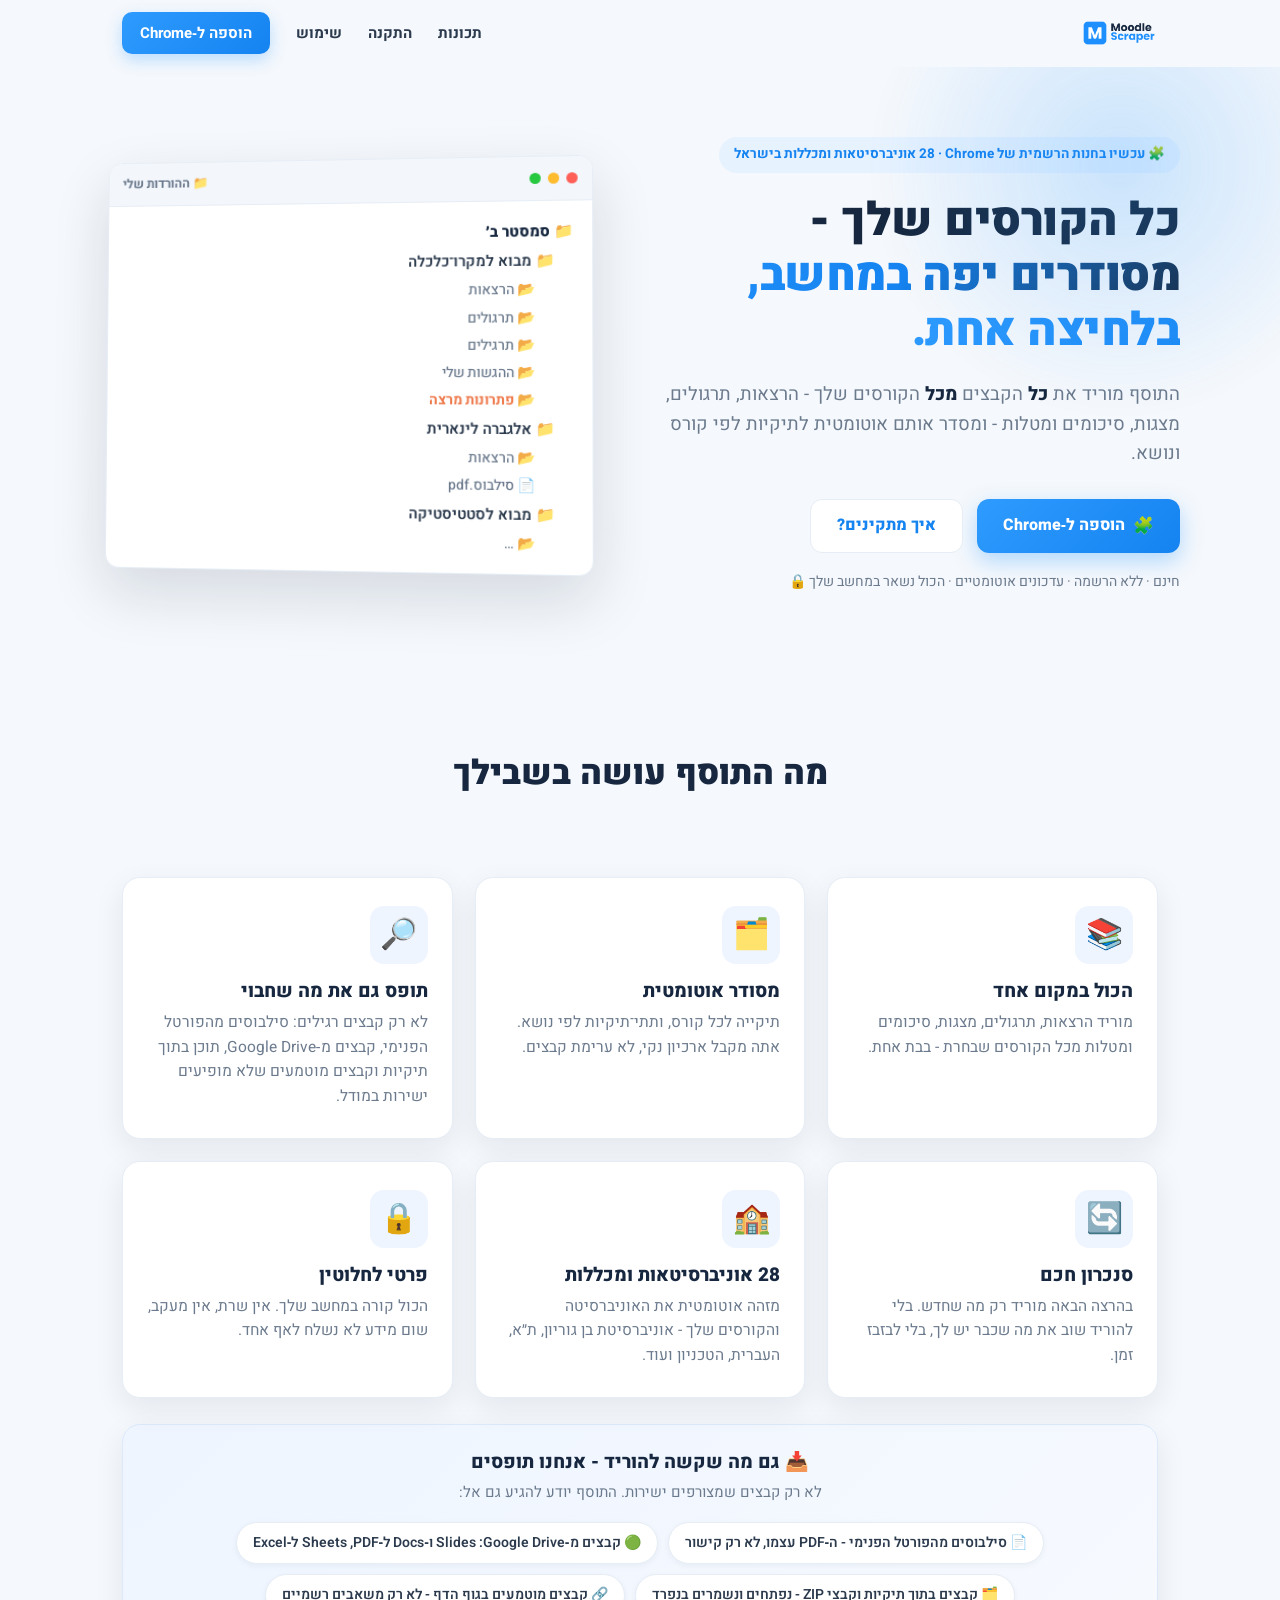
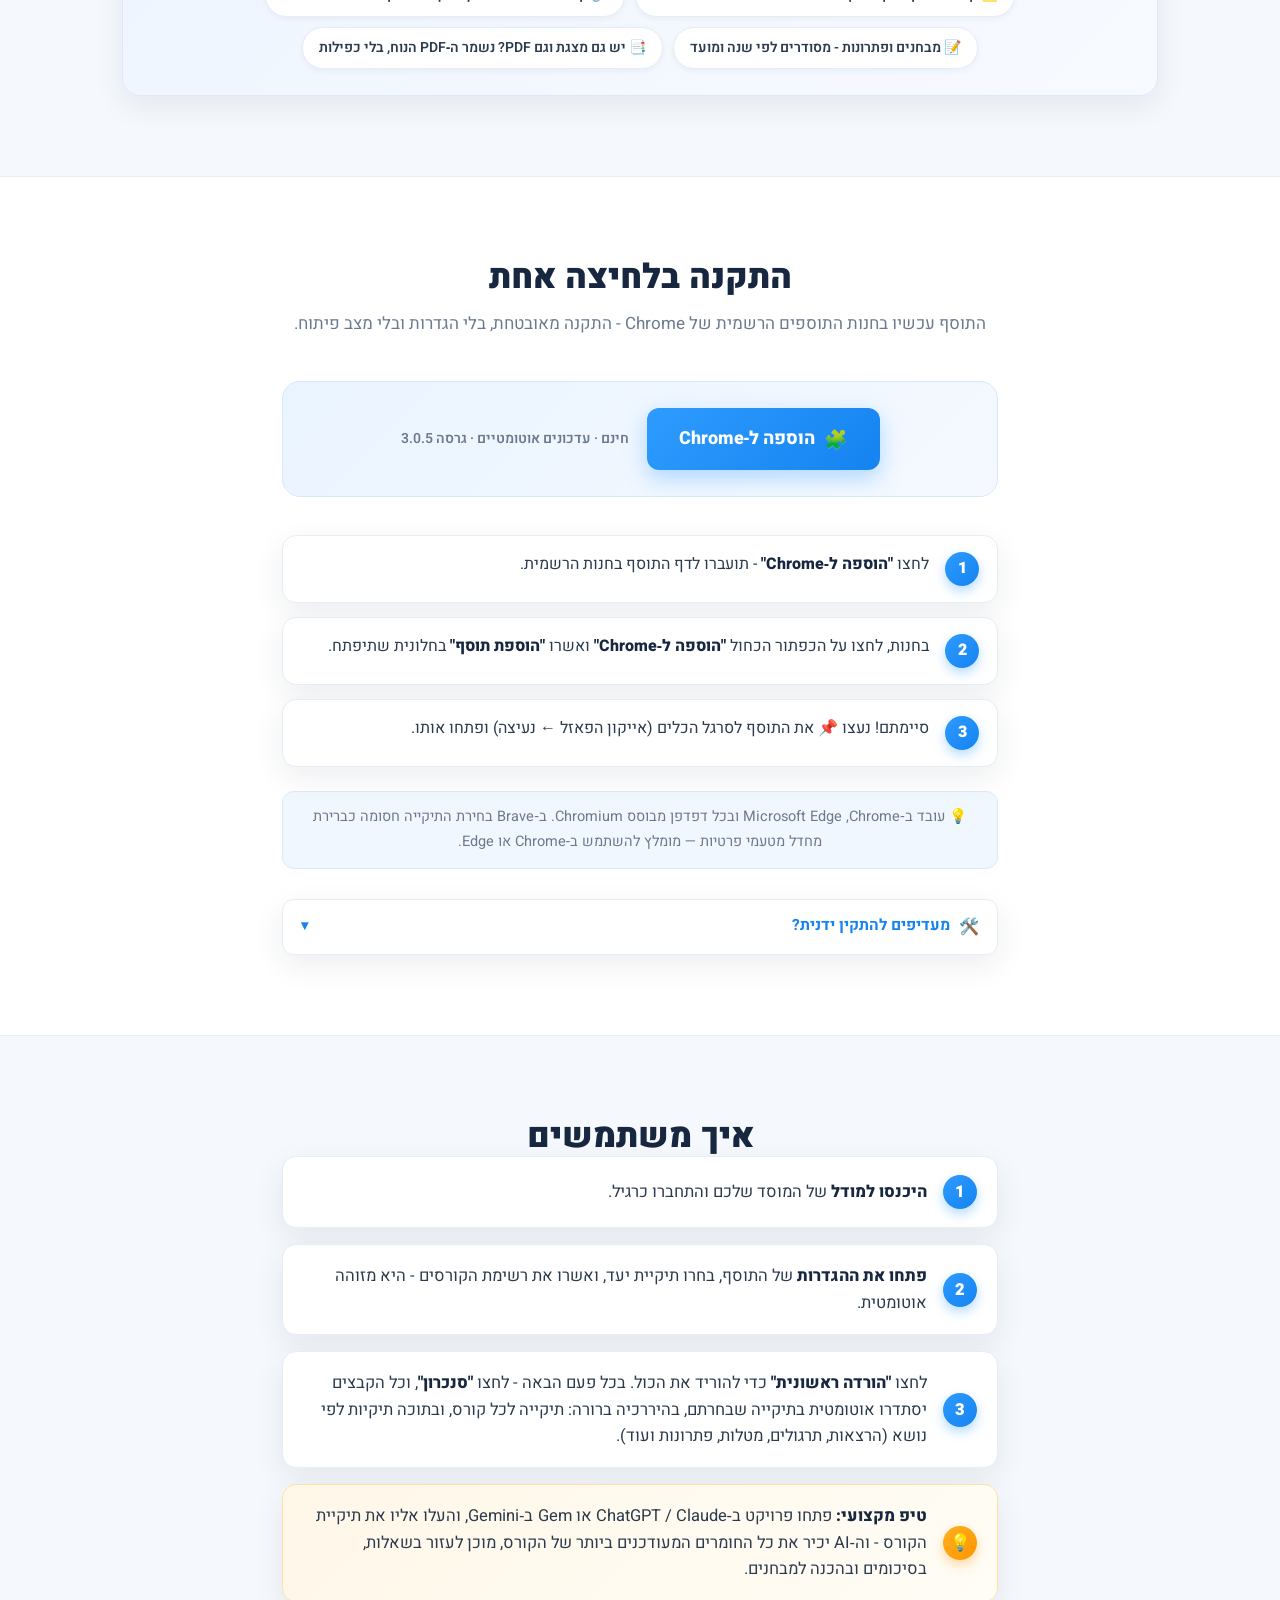
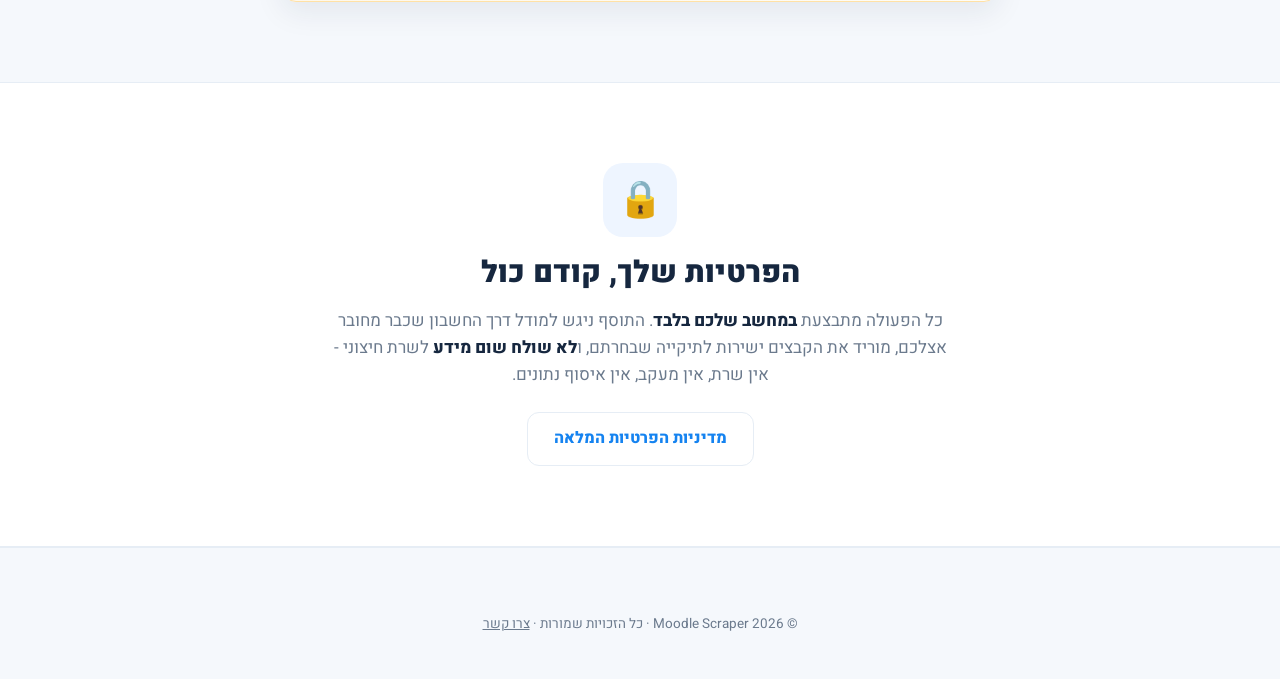
<file: landing/index.html>
<!DOCTYPE html>
<html lang="he" dir="rtl">
<head>
  <meta charset="UTF-8">
  <meta name="viewport" content="width=device-width, initial-scale=1.0">
  <title>Moodle Scraper - כל חומרי הקורסים שלך, מסודרים בלחיצה</title>
  <meta name="description" content="תוסף חינמי לכרום שמוריד ומסדר אוטומטית את כל הקבצים מכל הקורסים שלך במודל - הרצאות, תרגולים, מצגות ומטלות. עובד עם 28 אוניברסיטאות ומכללות בישראל. הכול נשאר אצלך במחשב.">
  <meta property="og:title" content="Moodle Scraper - כל חומרי הקורסים שלך, מסודרים בלחיצה">
  <meta property="og:description" content="מוריד ומסדר אוטומטית את כל הקבצים מהמודל לתיקיות במחשב. חינמי, פרטי, עובד עם 28 אוניברסיטאות ומכללות בישראל.">
  <meta property="og:image" content="assets/logo.png">
  <meta property="og:type" content="website">
  <link rel="icon" type="image/png" href="assets/favicon.png">
  <link rel="preconnect" href="https://fonts.googleapis.com">
  <link rel="preconnect" href="https://fonts.gstatic.com" crossorigin>
  <link href="https://fonts.googleapis.com/css2?family=Heebo:wght@400;500;700;800;900&family=Rubik:wght@500;700&display=swap" rel="stylesheet">
  <link rel="stylesheet" href="styles.css">
</head>
<body>

  <!-- ── Top nav ───────────────────────────── -->
  <header class="nav" id="nav">
    <div class="nav-inner">
      <img src="assets/logo.png" alt="Moodle Scraper" class="nav-logo">
      <nav class="nav-links">
        <a href="#features">תכונות</a>
        <a href="#install">התקנה</a>
        <a href="#use">שימוש</a>
        <a class="nav-cta" href="https://chromewebstore.google.com/detail/moodle-scraper-%E2%80%94-israeli/cfmajooboiejfmgadecalaijpppnocbn" target="_blank" rel="noopener">הוספה ל‑Chrome</a>
      </nav>
    </div>
  </header>

  <!-- ── Hero ──────────────────────────────── -->
  <section class="hero">
    <div class="hero-glow"></div>
    <div class="hero-grid">
      <div class="hero-text reveal">
        <span class="hero-badge">🧩 עכשיו בחנות הרשמית של <bdi>Chrome</bdi> · <bdi>28</bdi>&nbsp;אוניברסיטאות ומכללות בישראל</span>
        <h1>כל הקורסים שלך -<br><span class="grad">מסודרים יפה במחשב, בלחיצה אחת.</span></h1>
        <p class="hero-sub">
          התוסף מוריד את <strong>כל</strong> הקבצים <strong>מכל</strong> הקורסים שלך - הרצאות, תרגולים,
          מצגות, סיכומים ומטלות - ומסדר אותם אוטומטית לתיקיות לפי קורס ונושא.
        </p>
        <div class="hero-cta">
          <a class="btn btn-primary" href="https://chromewebstore.google.com/detail/moodle-scraper-%E2%80%94-israeli/cfmajooboiejfmgadecalaijpppnocbn" target="_blank" rel="noopener">
            <span class="btn-ico">🧩</span> הוספה ל‑Chrome
          </a>
          <a class="btn btn-ghost" href="#install">איך מתקינים?</a>
        </div>
        <p class="hero-fineprint">חינם · ללא הרשמה · עדכונים אוטומטיים · הכול נשאר במחשב שלך 🔒</p>
      </div>

      <!-- Folder-tree showcase -->
      <div class="hero-visual reveal">
        <div class="window">
          <div class="window-bar">
            <span class="dot red"></span><span class="dot yellow"></span><span class="dot green"></span>
            <span class="window-title">📁 ההורדות שלי</span>
          </div>
          <div class="window-body" dir="rtl">
            <div class="tree">
              <div class="t l0">📁 <b>סמסטר ב׳</b></div>
              <div class="t l1">📁 מבוא למקרו־כלכלה</div>
              <div class="t l2">📂 הרצאות</div>
              <div class="t l2">📂 תרגולים</div>
              <div class="t l2">📂 תרגילים</div>
              <div class="t l2">📂 ההגשות שלי</div>
              <div class="t l2 accent">📂 פתרונות מרצה</div>
              <div class="t l1">📁 אלגברה לינארית</div>
              <div class="t l2">📂 הרצאות</div>
              <div class="t l2">📄 סילבוס.pdf</div>
              <div class="t l1">📁 מבוא לסטטיסטיקה</div>
              <div class="t l2 dim">📂 …</div>
            </div>
          </div>
        </div>
      </div>
    </div>
  </section>

  <!-- ── Features ──────────────────────────── -->
  <section class="section" id="features">
    <div class="container">
      <h2 class="reveal">מה התוסף עושה בשבילך</h2>
      <p class="section-sub reveal">סוף לגרירת קבצים אחד-אחד מהמודל. הכול יורד ומסתדר לבד.</p>
      <div class="cards">
        <div class="card reveal"><div class="card-ico">📚</div><h3>הכול במקום אחד</h3><p>מוריד הרצאות, תרגולים, מצגות, סיכומים ומטלות מכל הקורסים שבחרת - בבת אחת.</p></div>
        <div class="card reveal"><div class="card-ico">🗂️</div><h3>מסודר אוטומטית</h3><p>תיקייה לכל קורס, ותתי־תיקיות לפי נושא. אתה מקבל ארכיון נקי, לא ערימת קבצים.</p></div>
        <div class="card reveal"><div class="card-ico">🔎</div><h3>תופס גם את מה שחבוי</h3><p>לא רק קבצים רגילים: סילבוסים מהפורטל הפנימי, קבצים מ‑Google Drive, תוכן בתוך תיקיות וקבצים מוטמעים שלא מופיעים ישירות במודל.</p></div>
        <div class="card reveal"><div class="card-ico">🔄</div><h3>סנכרון חכם</h3><p>בהרצה הבאה מוריד רק מה שחדש. בלי להוריד שוב את מה שכבר יש לך, בלי לבזבז זמן.</p></div>
        <div class="card reveal"><div class="card-ico">🏫</div><h3>28 אוניברסיטאות ומכללות</h3><p>מזהה אוטומטית את האוניברסיטה והקורסים שלך - אוניברסיטת בן גוריון, ת״א, העברית, הטכניון ועוד.</p></div>
        <div class="card reveal"><div class="card-ico">🔒</div><h3>פרטי לחלוטין</h3><p>הכול קורה במחשב שלך. אין שרת, אין מעקב, שום מידע לא נשלח לאף אחד.</p></div>
      </div>

      <div class="special reveal">
        <h3 class="special-title">📥 גם מה שקשה להוריד - אנחנו תופסים</h3>
        <p class="special-sub">לא רק קבצים שמצורפים ישירות. התוסף יודע להגיע גם אל:</p>
        <div class="chips">
          <span class="chip">📄 סילבוסים מהפורטל הפנימי - ה‑PDF עצמו, לא רק קישור</span>
          <span class="chip">🟢 קבצים מ‑<bdi>Google Drive</bdi>: <bdi>Slides</bdi> ו‑<bdi>Docs</bdi> ל‑<bdi>PDF</bdi>, <bdi>Sheets</bdi> ל‑<bdi>Excel</bdi></span>
          <span class="chip">🗂️ קבצים בתוך תיקיות וקבצי ZIP - נפתחים ונשמרים בנפרד</span>
          <span class="chip">🔗 קבצים מוטמעים בגוף הדף - לא רק משאבים רשמיים</span>
          <span class="chip">📝 מבחנים ופתרונות - מסודרים לפי שנה ומועד</span>
          <span class="chip">📑 יש גם מצגת וגם PDF? נשמר ה‑PDF הנוח, בלי כפילות</span>
        </div>
      </div>
    </div>
  </section>

  <!-- ── Install ───────────────────────────── -->
  <section class="section section-alt" id="install">
    <div class="container narrow">
      <h2 class="reveal">התקנה בלחיצה אחת</h2>
      <p class="section-sub reveal">התוסף עכשיו בחנות התוספים הרשמית של Chrome - התקנה מאובטחת, בלי הגדרות ובלי מצב פיתוח.</p>

      <div class="dl-box reveal">
        <a class="btn btn-primary btn-lg" href="https://chromewebstore.google.com/detail/moodle-scraper-%E2%80%94-israeli/cfmajooboiejfmgadecalaijpppnocbn" target="_blank" rel="noopener">
          <span class="btn-ico">🧩</span> הוספה ל‑Chrome
        </a>
        <span class="dl-meta">חינם · עדכונים אוטומטיים · גרסה 3.0.5</span>
      </div>

      <ol class="steps">
        <li class="reveal"><span class="num">1</span><div>לחצו <b>"הוספה ל‑Chrome"</b> - תועברו לדף התוסף בחנות הרשמית.</div></li>
        <li class="reveal"><span class="num">2</span><div>בחנות, לחצו על הכפתור הכחול <b>"הוספה ל‑Chrome"</b> ואשרו <b>"הוספת תוסף"</b> בחלונית שתיפתח.</div></li>
        <li class="reveal"><span class="num">3</span><div>סיימתם! נעצו 📌 את התוסף לסרגל הכלים (אייקון הפאזל ← נעיצה) ופתחו אותו.</div></li>
      </ol>

      <p class="browser-note reveal">💡 עובד ב‑<bdi>Chrome</bdi>, <bdi>Microsoft Edge</bdi> ובכל דפדפן מבוסס <bdi>Chromium</bdi>. ב‑<bdi>Brave</bdi> בחירת התיקייה חסומה כברירת מחדל מטעמי פרטיות — מומלץ להשתמש ב‑<bdi>Chrome</bdi> או <bdi>Edge</bdi>.</p>

      <details class="manual reveal">
        <summary>מעדיפים להתקין ידנית?</summary>
        <div class="manual-body">
          <p class="manual-intro">התקנה מקובץ ZIP - שימושית אם אין לכם גישה לחנות או שתרצו לבדוק את קוד המקור. דורשת הפעלת "מצב פיתוח" בכרום.</p>
          <div class="dl-box">
            <a class="btn btn-primary" href="assets/moodle-scraper.zip" download>
              <span class="btn-ico">⬇</span> הורדת קובץ ZIP
            </a>
            <span class="dl-meta">גרסה 3.0.5 · ~260KB</span>
          </div>
          <ol class="steps">
            <li><span class="num">1</span><div><b>הורידו וחלצו</b> את קובץ ה־ZIP (קליק ימני ← "חלץ הכול"). תיווצר תיקייה בשם <code>moodle-scraper</code>.</div></li>
            <li><span class="num">2</span><div>בכרום, גשו לכתובת <code>chrome://extensions</code> (העתיקו לשורת הכתובת).</div></li>
            <li><span class="num">3</span><div>הדליקו את <b>"מצב פיתוח"</b> (Developer mode) - המתג נמצא בראש העמוד, בפינה הימנית.</div></li>
            <li><span class="num">4</span><div>לחצו על הכפתור <b>"Load unpacked"</b> שמופיע בפינה השמאלית העליונה, ובחרו את תיקיית <code>moodle-scraper</code> שחילצתם.</div></li>
            <li><span class="num">5</span><div>סיימתם! נעצו 📌 את התוסף לסרגל הכלים ופתחו אותו.</div></li>
          </ol>
        </div>
      </details>
    </div>
  </section>

  <!-- ── How to use ────────────────────────── -->
  <section class="section" id="use">
    <div class="container narrow">
      <h2 class="reveal">איך משתמשים</h2>
      <div class="usebars">
        <div class="usebar reveal"><span class="num">1</span><div><b>היכנסו למודל</b> של המוסד שלכם והתחברו כרגיל.</div></div>
        <div class="usebar reveal"><span class="num">2</span><div><b>פתחו את ההגדרות</b> של התוסף, בחרו תיקיית יעד, ואשרו את רשימת הקורסים - היא מזוהה אוטומטית.</div></div>
        <div class="usebar reveal"><span class="num">3</span><div>לחצו <b>"הורדה ראשונית"</b> כדי להוריד את הכול. בכל פעם הבאה - לחצו <b>"סנכרון"</b>, וכל הקבצים יסתדרו אוטומטית בתיקייה שבחרתם, בהיררכיה ברורה: תיקייה לכל קורס, ובתוכה תיקיות לפי נושא (הרצאות, תרגולים, מטלות, פתרונות ועוד).</div></div>
        <div class="usebar usebar-tip reveal"><span class="num">💡</span><div><b>טיפ מקצועי:</b> פתחו פרויקט ב‑<bdi>Claude</bdi> / <bdi>ChatGPT</bdi> או <bdi>Gem</bdi> ב‑<bdi>Gemini</bdi>, והעלו אליו את תיקיית הקורס - וה‑<bdi>AI</bdi> יכיר את כל החומרים המעודכנים ביותר של הקורס, מוכן לעזור בשאלות, בסיכומים ובהכנה למבחנים.</div></div>
      </div>
    </div>
  </section>

  <!-- ── Privacy ───────────────────────────── -->
  <section class="section section-alt">
    <div class="container narrow privacy reveal">
      <div class="privacy-ico">🔒</div>
      <h2>הפרטיות שלך, קודם כול</h2>
      <p>
        כל הפעולה מתבצעת <strong>במחשב שלכם בלבד</strong>. התוסף ניגש למודל דרך החשבון שכבר מחובר אצלכם,
        מוריד את הקבצים ישירות לתיקייה שבחרתם, ו<strong>לא שולח שום מידע</strong> לשרת חיצוני - אין שרת, אין מעקב,
        אין איסוף נתונים.
      </p>
      <a class="btn btn-ghost" href="privacy.html">מדיניות הפרטיות המלאה</a>
    </div>
  </section>

  <!-- ── Footer ────────────────────────────── -->
  <footer class="footer">
    <div class="container">
      <p class="footer-fine">© 2026 Moodle Scraper · כל הזכויות שמורות · <a href="mailto:MoodleScraper@theangelcy.co.il">צרו קשר</a></p>
    </div>
  </footer>

  <script src="app.js"></script>
</body>
</html>
</file>
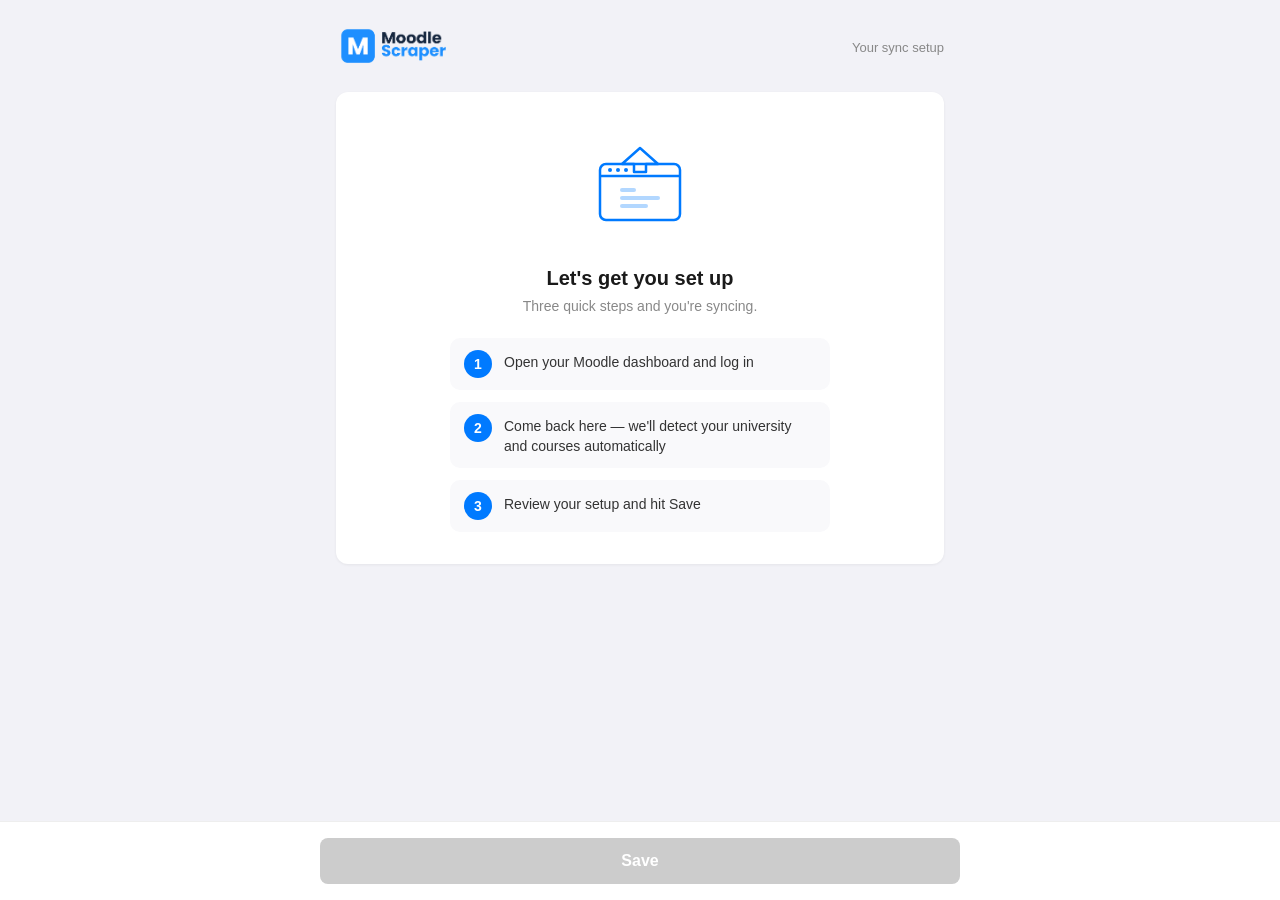
<file: bgu-moodle-sync-extension/options.html>
<!DOCTYPE html>
<html lang="en" dir="ltr">
<head>
  <meta charset="UTF-8">
  <meta name="viewport" content="width=device-width, initial-scale=1.0">
  <title>Moodle Scraper — Settings</title>
  <link rel="stylesheet" href="options.css">
</head>
<body>
  <div class="page">
    <header class="page-header">
      <img src="icons/logo.png" alt="Moodle Scraper" class="header-logo">
      <p class="subtitle">Your sync setup</p>
    </header>

    <!-- ── Toast ──────────────────────────────── -->
    <div class="toast" id="toast"></div>

    <!-- ── Onboarding (first-time only) ──────── -->
    <section class="card onboarding" id="onboarding" style="display:none;">
      <div class="onboarding-illustration">
        <svg width="120" height="120" viewBox="0 0 120 120" fill="none" xmlns="http://www.w3.org/2000/svg">
          <rect x="20" y="40" width="80" height="56" rx="6" stroke="#007aff" stroke-width="2.5" fill="none"/>
          <path d="M20 52h80" stroke="#007aff" stroke-width="2.5"/>
          <circle cx="30" cy="46" r="2" fill="#007aff"/>
          <circle cx="38" cy="46" r="2" fill="#007aff"/>
          <circle cx="46" cy="46" r="2" fill="#007aff"/>
          <path d="M60 24l-18 16h12v8h12v-8h12L60 24z" stroke="#007aff" stroke-width="2.5" fill="none" stroke-linejoin="round"/>
          <rect x="40" y="64" width="16" height="4" rx="2" fill="#007aff" opacity="0.3"/>
          <rect x="40" y="72" width="40" height="4" rx="2" fill="#007aff" opacity="0.3"/>
          <rect x="40" y="80" width="28" height="4" rx="2" fill="#007aff" opacity="0.3"/>
        </svg>
      </div>
      <h2>Let's get you set up</h2>
      <p>Three quick steps and you're syncing.</p>
      <div class="onboarding-steps">
        <div class="onboarding-step">
          <span class="step-number">1</span>
          <span class="step-text">Open your Moodle dashboard and log in</span>
        </div>
        <div class="onboarding-step">
          <span class="step-number">2</span>
          <span class="step-text">Come back here — we'll detect your university and courses automatically</span>
        </div>
        <div class="onboarding-step">
          <span class="step-number">3</span>
          <span class="step-text">Review your setup and hit Save</span>
        </div>
      </div>
    </section>

    <!-- ── University Card ────────────────────── -->
    <section class="card" id="universityCard" style="display:none;">
      <div class="card-title-row">
        <h2>University</h2>
        <span class="locked-display" id="uniLocked"></span>
        <button class="btn-edit" id="btnEditUni" type="button">Edit</button>
      </div>

      <!-- Edit state -->
      <div class="edit-fields" id="uniEditFields">
        <label for="universityPreset">University</label>
        <select id="universityPreset">
          <option value="">— Select —</option>
        </select>

        <label for="baseUrl">Moodle URL</label>
        <input type="url" id="baseUrl" placeholder="https://moodle.example.ac.il" dir="ltr">
        <p class="hint">Your university's Moodle address</p>

        <label for="basePath">Path prefix</label>
        <input type="text" id="basePath" placeholder="e.g. /moodle/ or /" dir="ltr">
        <p class="hint">Usually "/" — BGU uses "/moodle/", HUJI uses "/2025-26/"</p>

        <label for="universityName">Display name</label>
        <input type="text" id="universityName" placeholder="e.g. Ben-Gurion University">
      </div>
    </section>

    <!-- ── Semester Card ──────────────────────── -->
    <section class="card" id="semesterCard" style="display:none;">
      <div class="card-title-row">
        <h2>Semester</h2>
        <span class="locked-display" id="semLocked" dir="rtl"></span>
        <button class="btn-edit" id="btnEditSemester" type="button">Edit</button>
      </div>

      <!-- Edit state -->
      <div class="edit-fields" id="semEditFields">
        <label for="semesterCheck">Semester identifier</label>
        <input type="text" id="semesterCheck" placeholder="e.g. סמ 2" dir="rtl">
        <p class="hint">The text in Moodle course titles for this semester</p>

        <label for="rootPath">Semester folder name</label>
        <input type="text" id="rootPath" placeholder="e.g. סמסטר ב׳" dir="rtl">
        <p class="hint">Subfolder created inside your download folder</p>
      </div>
    </section>

    <!-- ── Download Folder Card ───────────────── -->
    <section class="card" id="folderCard" style="display:none;">
      <h2>Download folder</h2>
      <p class="hint" style="margin-bottom:12px;">Where your course files are saved. Picked once, remembered forever.</p>

      <div class="folder-picker-row">
        <button id="btnPickFolder" class="btn btn-outline" type="button">Choose Folder</button>
        <span id="folderStatus" class="folder-status">No folder selected</span>
      </div>
      <p class="hint" id="folderHint" style="display:none;">The semester subfolder will be created inside this folder automatically.</p>
    </section>

    <!-- ── Courses Card ───────────────────────── -->
    <section class="card" id="coursesCard" style="display:none;">
      <h2>Courses</h2>
      <p class="hint" style="margin-bottom:12px;">Your synced courses. Toggle off to skip without removing.</p>

      <div id="courseList"></div>

      <div class="course-actions">
        <button id="btnAddCourse" class="btn btn-outline" type="button">+ Add Course</button>
        <button id="btnApplyDetected" class="btn btn-outline" type="button">Apply auto-detected</button>
        <button id="btnRemoveAll" class="btn btn-outline-danger" type="button">Remove All</button>
      </div>
    </section>

    <!-- ── Inactive Courses Card ──────────────── -->
    <section class="card" id="inactiveCoursesCard" style="display:none;">
      <h2>Inactive courses</h2>
      <p class="hint" style="margin-bottom:12px;">Hidden or past courses from Moodle. Add ones you still want to sync — the ID dropdown suggests only hidden courses.</p>

      <div id="inactiveCourseList"></div>

      <div class="course-actions">
        <button id="btnAddInactiveCourse" class="btn btn-outline" type="button">+ Add Course</button>
        <button id="btnRemoveAllInactive" class="btn btn-outline-danger" type="button">Remove All</button>
      </div>
    </section>

    <!-- ── Advanced Card ──────────────────────── -->
    <details class="card" id="advancedCard" style="display:none;">
      <summary><h2 style="display:inline;">Fine-tuning</h2></summary>

      <div class="advanced-grid">
        <label for="mergeThreshold">Merge threshold</label>
        <input type="number" id="mergeThreshold" min="2" max="20" value="2" dir="ltr">

        <label for="delayBetweenFetches">Fetch delay (ms)</label>
        <input type="number" id="delayBetweenFetches" min="50" max="2000" value="200" dir="ltr">

        <label for="batchPause">Batch pause (ms)</label>
        <input type="number" id="batchPause" min="100" max="5000" value="500" dir="ltr">

        <label for="silentSkipTypes">Skip types</label>
        <input type="text" id="silentSkipTypes" placeholder="label, page, zoom, lti, forum, choicegroup" dir="ltr">
        <p class="hint">Module types to ignore during sync</p>
      </div>
    </details>

    <!-- ── Save Bar ───────────────────────────── -->
    <div class="save-bar">
      <button id="btnSave" class="btn btn-large clean" type="button">Save</button>
    </div>
  </div>

  <script src="options.js"></script>
</body>
</html>
</file>
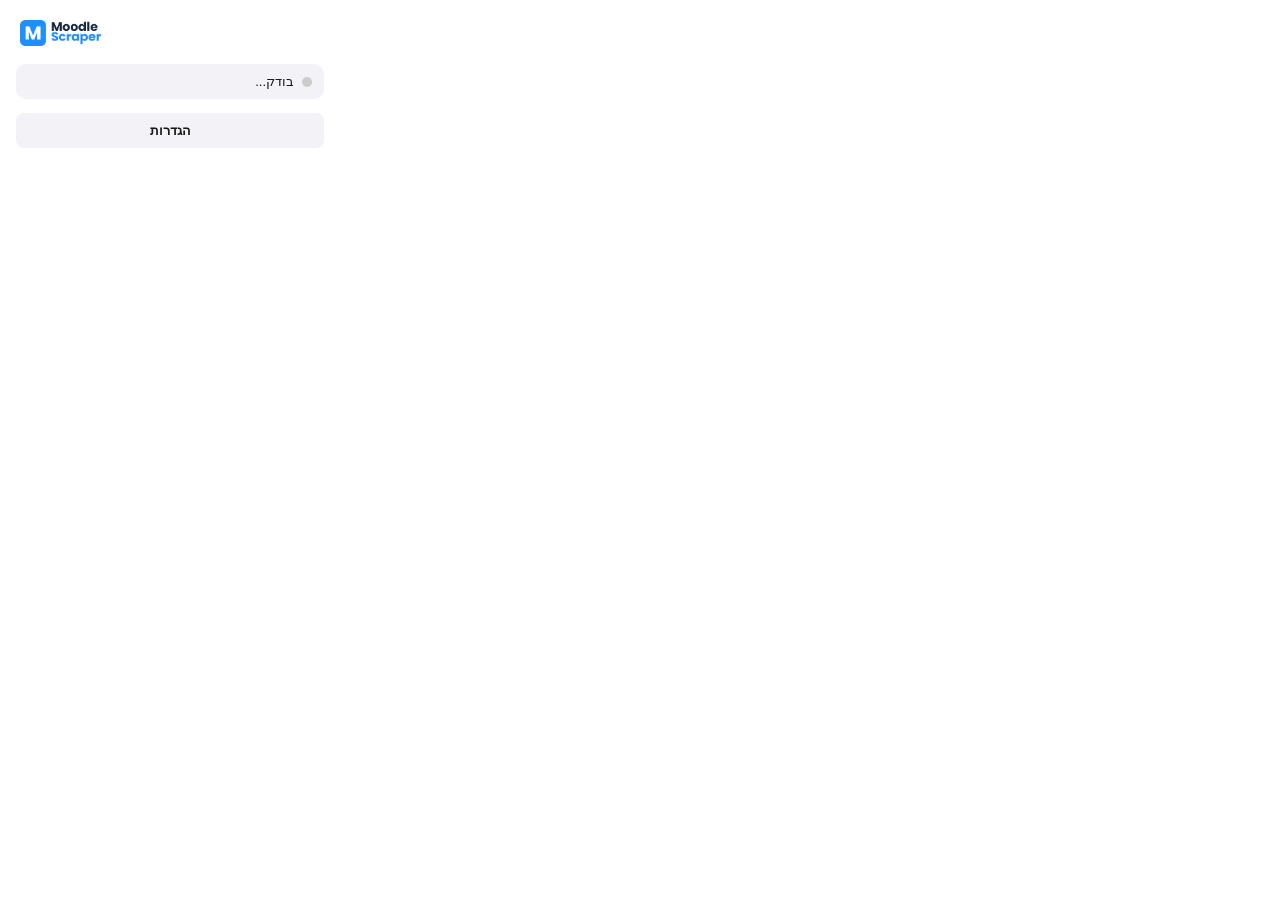
<file: bgu-moodle-sync-extension/popup.html>
<!DOCTYPE html>
<html lang="en" dir="ltr">
<head>
  <meta charset="UTF-8">
  <meta name="viewport" content="width=device-width, initial-scale=1.0">
  <title>Moodle Scraper</title>
  <link rel="stylesheet" href="popup.css">
</head>
<body>
  <div class="popup-container">
    <div class="header">
      <img src="icons/logo.png" alt="Moodle Scraper" class="logo">
      <span class="version" id="version"></span>
    </div>

    <div class="status-bar" id="statusBar">
      <span class="status-dot" id="statusDot"></span>
      <span class="status-text" id="statusText">בודק...</span>
    </div>

    <div class="config-summary" id="configSummary" style="display:none;">
      <div class="config-row">
        <span class="config-label">University</span>
        <span class="config-value" id="configUniversity">—</span>
      </div>
      <div class="config-row">
        <span class="config-label">Semester</span>
        <span class="config-value" id="configSemester">—</span>
      </div>
      <div class="config-row">
        <span class="config-label">Folder</span>
        <span class="config-value folder-value" id="configFolder">
          <span id="folderName">—</span>
          <button id="btnChangeFolder" class="btn-link" title="Change folder">שינוי
        </span>
      </div>
      <div class="config-section">
        <span class="config-label">Courses</span>
        <ul class="course-list" id="courseList"></ul>
      </div>
    </div>

    <div class="detected-banner" id="detectedBanner" style="display:none; cursor:pointer;" title="הוספת הקורסים שזוהו">
      <span id="detectedText"></span>
      <span class="detected-action">לחצו כאן להוספה</span>
    </div>

    <div class="no-config-msg" id="noConfigMsg" style="display:none;">
      <p>עדיין לא הוגדרו קורסים.<br>פתחו את ההגדרות כדי להתחיל.</p>
    </div>

    <div class="sync-buttons" id="syncButtons" style="display:none;">
      <button id="btnSeed" class="btn btn-seed" disabled>
        הורדה ראשונית
      </button>
      <button id="btnIncremental" class="btn btn-incremental" disabled>
        סנכרון
      </button>
    </div>

    <div class="actions">
      <button id="btnOptions" class="btn btn-secondary">
        הגדרות
      </button>
    </div>
  </div>

  <script src="popup.js"></script>
</body>
</html>
</file>
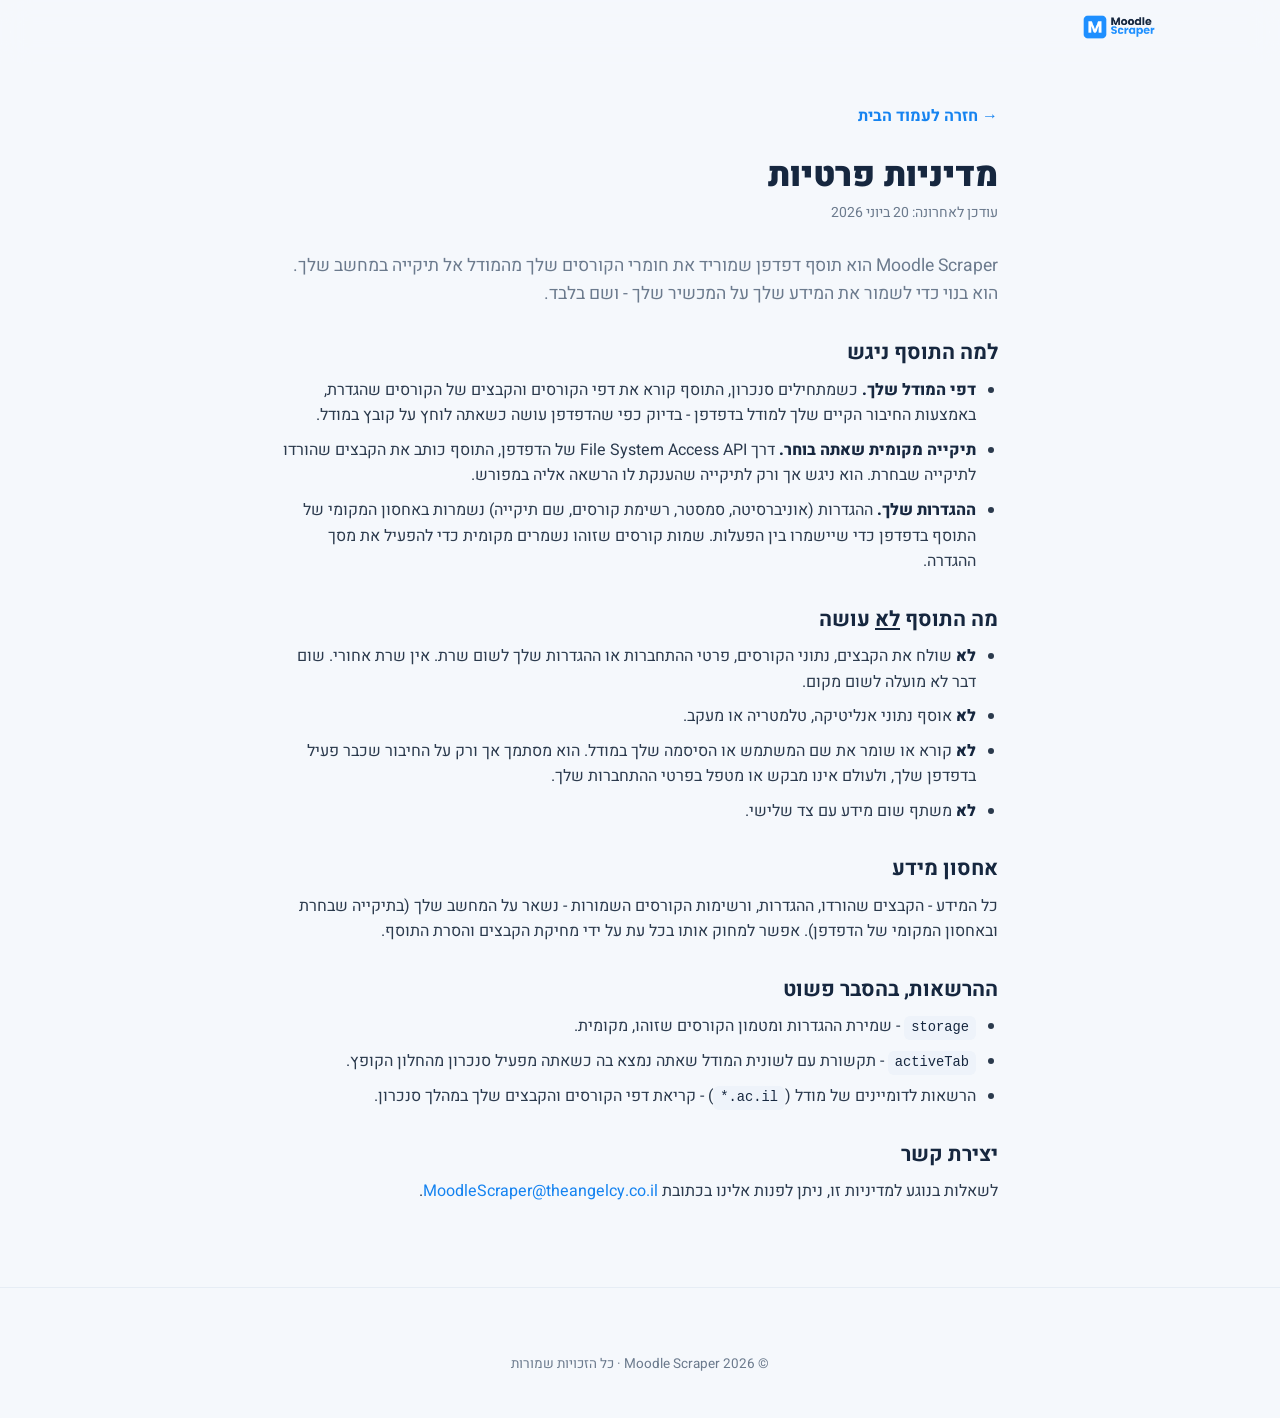
<file: landing/privacy.html>
<!DOCTYPE html>
<html lang="he" dir="rtl">
<head>
  <meta charset="UTF-8">
  <meta name="viewport" content="width=device-width, initial-scale=1.0">
  <title>מדיניות פרטיות - Moodle Scraper</title>
  <link rel="icon" type="image/png" href="assets/favicon.png">
  <link rel="preconnect" href="https://fonts.googleapis.com">
  <link rel="preconnect" href="https://fonts.gstatic.com" crossorigin>
  <link href="https://fonts.googleapis.com/css2?family=Heebo:wght@400;500;700;800;900&display=swap" rel="stylesheet">
  <link rel="stylesheet" href="styles.css">
  <style>
    .doc { max-width: 760px; margin: 0 auto; padding: 40px 22px 70px; }
    .doc-back { display: inline-flex; align-items: center; gap: 6px; font-weight: 700; margin-bottom: 26px; }
    .doc h1 { font-size: 34px; font-weight: 900; margin-bottom: 6px; }
    .doc .updated { color: var(--muted); font-size: 14px; margin-bottom: 28px; }
    .doc h2 { font-size: 21px; margin: 32px 0 12px; }
    .doc p { color: var(--ink); margin-bottom: 12px; }
    .doc ul { padding-inline-start: 22px; margin-bottom: 12px; }
    .doc li { margin-bottom: 9px; color: var(--ink); }
    .doc .lead { font-size: 17.5px; color: var(--muted); }
  </style>
</head>
<body>
  <header class="nav"><div class="nav-inner">
    <a href="index.html"><img src="assets/logo.png" alt="Moodle Scraper" class="nav-logo"></a>
  </div></header>

  <main class="doc">
    <a class="doc-back" href="index.html">→ חזרה לעמוד הבית</a>
    <h1>מדיניות פרטיות</h1>
    <p class="updated">עודכן לאחרונה: 20 ביוני 2026</p>

    <p class="lead">
      Moodle Scraper הוא תוסף דפדפן שמוריד את חומרי הקורסים שלך מהמודל אל תיקייה
      במחשב שלך. הוא בנוי כדי לשמור את המידע שלך על המכשיר שלך - ושם בלבד.
    </p>

    <h2>למה התוסף ניגש</h2>
    <ul>
      <li><b>דפי המודל שלך.</b> כשמתחילים סנכרון, התוסף קורא את דפי הקורסים והקבצים של הקורסים שהגדרת, באמצעות החיבור הקיים שלך למודל בדפדפן - בדיוק כפי שהדפדפן עושה כשאתה לוחץ על קובץ במודל.</li>
      <li><b>תיקייה מקומית שאתה בוחר.</b> דרך File System Access API של הדפדפן, התוסף כותב את הקבצים שהורדו לתיקייה שבחרת. הוא ניגש אך ורק לתיקייה שהענקת לו הרשאה אליה במפורש.</li>
      <li><b>ההגדרות שלך.</b> ההגדרות (אוניברסיטה, סמסטר, רשימת קורסים, שם תיקייה) נשמרות באחסון המקומי של התוסף בדפדפן כדי שיישמרו בין הפעלות. שמות קורסים שזוהו נשמרים מקומית כדי להפעיל את מסך ההגדרה.</li>
    </ul>

    <h2>מה התוסף <u>לא</u> עושה</h2>
    <ul>
      <li><b>לא</b> שולח את הקבצים, נתוני הקורסים, פרטי ההתחברות או ההגדרות שלך לשום שרת. אין שרת אחורי. שום דבר לא מועלה לשום מקום.</li>
      <li><b>לא</b> אוסף נתוני אנליטיקה, טלמטריה או מעקב.</li>
      <li><b>לא</b> קורא או שומר את שם המשתמש או הסיסמה שלך במודל. הוא מסתמך אך ורק על החיבור שכבר פעיל בדפדפן שלך, ולעולם אינו מבקש או מטפל בפרטי ההתחברות שלך.</li>
      <li><b>לא</b> משתף שום מידע עם צד שלישי.</li>
    </ul>

    <h2>אחסון מידע</h2>
    <p>
      כל המידע - הקבצים שהורדו, ההגדרות, ורשימות הקורסים השמורות - נשאר על המחשב שלך
      (בתיקייה שבחרת ובאחסון המקומי של הדפדפן). אפשר למחוק אותו בכל עת על ידי מחיקת
      הקבצים והסרת התוסף.
    </p>

    <h2>ההרשאות, בהסבר פשוט</h2>
    <ul>
      <li><code>storage</code> - שמירת ההגדרות ומטמון הקורסים שזוהו, מקומית.</li>
      <li><code>activeTab</code> - תקשורת עם לשונית המודל שאתה נמצא בה כשאתה מפעיל סנכרון מהחלון הקופץ.</li>
      <li>הרשאות לדומיינים של מודל (<code>*.ac.il</code>) - קריאת דפי הקורסים והקבצים שלך במהלך סנכרון.</li>
    </ul>

    <h2>יצירת קשר</h2>
    <p>לשאלות בנוגע למדיניות זו, ניתן לפנות אלינו בכתובת <a href="mailto:MoodleScraper@theangelcy.co.il">MoodleScraper@theangelcy.co.il</a>.</p>
  </main>

  <footer class="footer"><div class="container">
    <p class="footer-fine">© 2026 Moodle Scraper · כל הזכויות שמורות</p>
  </div></footer>
</body>
</html>
</file>
<file: landing/styles.css>
/* ───────────────────────────────────────────
   Moodle Scraper — landing page
   Hebrew RTL · brand: vivid blue / navy / orange accent
   ─────────────────────────────────────────── */

:root {
  --blue:      #2E9BFF;
  --blue-deep: #1583F0;
  --navy:      #16273F;
  --orange:    #EE7B4E;
  --ink:       #2b3a4d;
  --muted:     #6b7a8d;
  --bg:        #f5f8fc;
  --bg-alt:    #ffffff;
  --line:      #e6edf5;
  --card:      #ffffff;
  --shadow:    0 10px 30px rgba(22,39,63,0.08);
  --shadow-lg: 0 24px 60px rgba(22,39,63,0.14);
  --radius:    18px;
}

* { box-sizing: border-box; margin: 0; padding: 0; }

html { scroll-behavior: smooth; }

body {
  font-family: 'Heebo', -apple-system, BlinkMacSystemFont, 'Segoe UI', sans-serif;
  color: var(--ink);
  background: var(--bg);
  line-height: 1.6;
  -webkit-font-smoothing: antialiased;
  overflow-x: hidden;
}

h1, h2, h3 { color: var(--navy); line-height: 1.2; }
a { color: var(--blue-deep); text-decoration: none; }
code {
  font-family: 'SF Mono', 'Menlo', monospace;
  background: #eef3fa;
  color: var(--navy);
  padding: 1px 7px;
  border-radius: 6px;
  font-size: 0.86em;
  direction: ltr;
  unicode-bidi: embed;
  display: inline-block;
}
strong, b { font-weight: 800; color: var(--navy); }

.container { max-width: 1080px; margin: 0 auto; padding: 0 22px; }
.container.narrow { max-width: 760px; }

/* ── Buttons ───────────────────────────── */
.btn {
  display: inline-flex;
  align-items: center;
  gap: 8px;
  font-family: inherit;
  font-weight: 800;
  font-size: 16px;
  padding: 13px 26px;
  border-radius: 12px;
  cursor: pointer;
  border: none;
  transition: transform .18s ease, box-shadow .18s ease, background .18s ease;
  white-space: nowrap;
}
.btn-ico { font-size: 1.05em; transform: translateY(1px); }
.btn-primary {
  background: linear-gradient(135deg, var(--blue), var(--blue-deep));
  color: #fff;
  box-shadow: 0 8px 22px rgba(46,155,255,0.35);
}
.btn-primary:hover { transform: translateY(-2px); box-shadow: 0 14px 30px rgba(46,155,255,0.45); }
.btn-ghost {
  background: #fff;
  color: var(--blue-deep);
  border: 1.5px solid var(--line);
}
.btn-ghost:hover { transform: translateY(-2px); border-color: var(--blue); }
.btn-lg { font-size: 18px; padding: 16px 32px; }

/* ── Nav ───────────────────────────────── */
.nav {
  position: sticky;
  top: 0;
  z-index: 50;
  background: rgba(245,248,252,0.7);
  backdrop-filter: blur(14px);
  border-bottom: 1px solid transparent;
  transition: background .25s, border-color .25s, box-shadow .25s;
}
.nav.scrolled {
  background: rgba(255,255,255,0.88);
  border-bottom-color: var(--line);
  box-shadow: 0 4px 20px rgba(22,39,63,0.05);
}
.nav-inner {
  max-width: 1080px;
  margin: 0 auto;
  padding: 12px 22px;
  display: flex;
  align-items: center;
  justify-content: space-between;
}
.nav-logo { height: 30px; width: auto; }
.nav-links { display: flex; align-items: center; gap: 26px; }
.nav-links > a { color: var(--ink); font-weight: 700; font-size: 15px; }
.nav-links > a:hover { color: var(--blue-deep); }
.nav-cta {
  background: linear-gradient(135deg, var(--blue), var(--blue-deep));
  color: #fff !important;
  padding: 9px 18px;
  border-radius: 10px;
  box-shadow: 0 6px 16px rgba(46,155,255,0.3);
  transition: transform .18s;
}
.nav-cta:hover { transform: translateY(-2px); }

/* ── Hero ──────────────────────────────── */
.hero { position: relative; padding: 70px 22px 80px; overflow: hidden; }
.hero-glow {
  position: absolute;
  top: -180px;
  inset-inline-start: -120px;
  width: 560px;
  height: 560px;
  background: radial-gradient(circle, rgba(46,155,255,0.22), transparent 62%);
  filter: blur(10px);
  pointer-events: none;
  animation: float 9s ease-in-out infinite;
}
.hero-grid {
  max-width: 1080px;
  margin: 0 auto;
  display: grid;
  grid-template-columns: 1.05fr 0.95fr;
  gap: 48px;
  align-items: center;
}
.hero-badge {
  display: inline-block;
  background: #e7f2ff;
  color: var(--blue-deep);
  font-weight: 700;
  font-size: 13.5px;
  padding: 7px 15px;
  border-radius: 999px;
  margin-bottom: 20px;
}
.hero-text h1 { font-size: 46px; font-weight: 900; letter-spacing: -0.5px; }
.grad {
  background: linear-gradient(120deg, var(--blue), var(--blue-deep) 60%, var(--navy));
  -webkit-background-clip: text;
  background-clip: text;
  -webkit-text-fill-color: transparent;
}
.hero-sub { font-size: 18.5px; color: var(--muted); margin: 22px 0 30px; max-width: 540px; }
.hero-cta { display: flex; gap: 14px; flex-wrap: wrap; }
.hero-fineprint { margin-top: 18px; font-size: 14px; color: var(--muted); }

/* Folder-tree window */
.hero-visual { perspective: 1400px; }
.window {
  background: #fff;
  border-radius: 14px;
  box-shadow: var(--shadow-lg);
  overflow: hidden;
  border: 1px solid var(--line);
  transform: rotateY(-7deg) rotateX(2deg);
  transition: transform .5s ease;
}
.hero-visual:hover .window { transform: rotateY(0deg) rotateX(0deg); }
.window-bar {
  display: flex;
  align-items: center;
  gap: 7px;
  padding: 11px 14px;
  background: #f3f6fb;
  border-bottom: 1px solid var(--line);
}
.dot { width: 11px; height: 11px; border-radius: 50%; }
.dot.red { background: #ff5f57; } .dot.yellow { background: #febc2e; } .dot.green { background: #28c840; }
.window-title { margin-inline-start: auto; font-size: 13px; font-weight: 700; color: var(--muted); }
.window-body { padding: 16px 18px; }
.tree { font-size: 15px; line-height: 1.95; font-weight: 600; color: var(--ink); }
.tree .t { white-space: nowrap; opacity: 0; transform: translateX(10px); animation: treeIn .5s ease forwards; }
.tree .l1 { padding-inline-start: 18px; }
.tree .l2 { padding-inline-start: 38px; color: var(--muted); font-weight: 500; font-size: 14px; }
.tree .accent { color: var(--orange); font-weight: 700; }
.tree .dim { opacity: 0.5; }
.tree .t:nth-child(1){animation-delay:.15s}.tree .t:nth-child(2){animation-delay:.25s}
.tree .t:nth-child(3){animation-delay:.33s}.tree .t:nth-child(4){animation-delay:.4s}
.tree .t:nth-child(5){animation-delay:.47s}.tree .t:nth-child(6){animation-delay:.54s}
.tree .t:nth-child(7){animation-delay:.61s}.tree .t:nth-child(8){animation-delay:.68s}
.tree .t:nth-child(9){animation-delay:.75s}.tree .t:nth-child(10){animation-delay:.82s}
.tree .t:nth-child(11){animation-delay:.89s}.tree .t:nth-child(12){animation-delay:.96s}

/* ── Sections ──────────────────────────── */
.section { padding: 80px 0; }
.section-alt { background: var(--bg-alt); border-block: 1px solid var(--line); }
.section h2 { font-size: 34px; font-weight: 900; text-align: center; }
.section-sub { text-align: center; color: var(--muted); font-size: 17px; margin-top: 12px; margin-bottom: 44px; }
/* ── Browser-support note ──────────────────── */
.browser-note {
  text-align: center;
  color: var(--muted);
  font-size: 14.5px;
  line-height: 1.7;
  margin-top: 24px;
  padding: 13px 18px;
  background: #f1f7ff;
  border: 1px solid #dbe9fb;
  border-radius: 12px;
}

/* ── Manual-install fallback (collapsible) ─ */
.manual { margin-top: 30px; }
.manual > summary {
  cursor: pointer;
  list-style: none;
  display: flex; align-items: center; gap: 9px;
  font-weight: 700; font-size: 15.5px;
  color: var(--blue-deep);
  background: #fff;
  border: 1px solid var(--line);
  border-radius: 12px;
  padding: 14px 18px;
  box-shadow: var(--shadow);
  transition: border-color .18s, color .18s;
}
.manual > summary::-webkit-details-marker { display: none; }
.manual > summary::before { content: "🛠️"; font-size: 1.05em; }
.manual > summary::after {
  content: "▾";
  margin-inline-start: auto;
  transition: transform .2s ease;
  font-size: 0.9em;
}
.manual[open] > summary::after { transform: rotate(180deg); }
.manual > summary:hover { border-color: var(--blue); }
.manual[open] > summary { border-bottom-left-radius: 0; border-bottom-right-radius: 0; }
.manual-body {
  background: #fff;
  border: 1px solid var(--line);
  border-top: none;
  border-radius: 0 0 12px 12px;
  padding: 20px 18px 8px;
}
.manual-intro { color: var(--muted); font-size: 15px; margin-bottom: 16px; }
.manual-body .dl-box { margin-bottom: 22px; }

/* ── Feature cards ─────────────────────── */
.cards {
  display: grid;
  grid-template-columns: repeat(3, 1fr);
  gap: 22px;
}
.card {
  background: var(--card);
  border: 1px solid var(--line);
  border-radius: var(--radius);
  padding: 28px 24px;
  box-shadow: var(--shadow);
  transition: transform .2s, box-shadow .2s;
}
.card:hover { transform: translateY(-6px); box-shadow: var(--shadow-lg); }
.card-ico {
  font-size: 30px;
  width: 58px; height: 58px;
  display: flex; align-items: center; justify-content: center;
  background: #eef5ff;
  border-radius: 14px;
  margin-bottom: 16px;
}
.card h3 { font-size: 19px; font-weight: 800; margin-bottom: 8px; }
.card p { color: var(--muted); font-size: 15.5px; }

/* ── Special files strip ───────────────── */
.special {
  margin-top: 26px;
  background: linear-gradient(135deg, #eef5ff, #f7faff);
  border: 1px solid #dbe9fb;
  border-radius: var(--radius);
  padding: 26px 24px;
  box-shadow: var(--shadow);
}
.special-title { font-size: 19px; font-weight: 800; text-align: center; color: var(--navy); }
.special-sub { text-align: center; color: var(--muted); font-size: 15px; margin: 6px 0 18px; }
.chips { display: flex; flex-wrap: wrap; gap: 10px; justify-content: center; }
.chip {
  background: #fff;
  border: 1px solid var(--line);
  border-radius: 999px;
  padding: 9px 16px;
  font-size: 14px;
  font-weight: 600;
  color: var(--ink);
  box-shadow: 0 2px 6px rgba(22,39,63,0.05);
}

/* ── Download box ──────────────────────── */
.dl-box {
  display: flex;
  align-items: center;
  gap: 18px;
  flex-wrap: wrap;
  justify-content: center;
  background: linear-gradient(135deg, #eaf4ff, #f5f9ff);
  border: 1px solid #d6e8ff;
  border-radius: var(--radius);
  padding: 26px;
  margin-bottom: 38px;
}
.dl-meta { color: var(--muted); font-weight: 600; font-size: 14px; }

/* ── Numbered steps ────────────────────── */
.steps { list-style: none; display: flex; flex-direction: column; gap: 14px; }
.steps li {
  display: flex;
  align-items: flex-start;
  gap: 16px;
  background: #fff;
  border: 1px solid var(--line);
  border-radius: 14px;
  padding: 16px 18px;
  box-shadow: var(--shadow);
  font-size: 16px;
}
.num {
  flex-shrink: 0;
  width: 34px; height: 34px;
  border-radius: 50%;
  background: linear-gradient(135deg, var(--blue), var(--blue-deep));
  color: #fff;
  font-weight: 900;
  display: flex; align-items: center; justify-content: center;
  box-shadow: 0 5px 12px rgba(46,155,255,0.35);
}
.steps li code { font-size: 0.92em; }

/* ── Use bars ──────────────────────────── */
.usebars { display: flex; flex-direction: column; gap: 16px; }
.usebar {
  display: flex; align-items: center; gap: 16px;
  background: #fff;
  border: 1px solid var(--line);
  border-radius: 14px;
  padding: 18px 20px;
  box-shadow: var(--shadow);
  font-size: 16.5px;
}
.usebar-tip { background: linear-gradient(135deg, #fff7e8, #fffdf6); border-color: #ffe1a6; }
.usebar-tip .num { background: linear-gradient(135deg, #ffb020, #ff9500); box-shadow: 0 5px 12px rgba(255,149,0,0.35); }

/* ── Privacy ───────────────────────────── */
.privacy { text-align: center; }
.privacy-ico {
  font-size: 36px;
  width: 74px; height: 74px;
  margin: 0 auto 18px;
  display: flex; align-items: center; justify-content: center;
  background: #eef5ff;
  border-radius: 20px;
}
.privacy h2 { font-size: 30px; margin-bottom: 16px; }
.privacy p { color: var(--muted); font-size: 17px; max-width: 620px; margin: 0 auto 24px; }

/* ── Footer ────────────────────────────── */
.footer { padding: 56px 0 44px; text-align: center; background: var(--bg); border-top: 1px solid var(--line); }
.footer-fine { font-size: 13.5px; color: var(--muted); margin-top: 10px; }
.footer-fine a { color: var(--muted); text-decoration: underline; }

/* ── Reveal-on-scroll ──────────────────── */
.reveal { opacity: 0; transform: translateY(26px); transition: opacity .7s ease, transform .7s ease; }
.reveal.in { opacity: 1; transform: none; }

/* ── Keyframes ─────────────────────────── */
@keyframes float {
  0%,100% { transform: translate(0,0); }
  50%     { transform: translate(30px,30px); }
}
@keyframes treeIn {
  to { opacity: 1; transform: none; }
}

/* ── Responsive ────────────────────────── */
@media (max-width: 880px) {
  .hero-grid { grid-template-columns: 1fr; gap: 40px; }
  .hero-text h1 { font-size: 36px; }
  .hero-visual { max-width: 460px; margin: 0 auto; }
  .window { transform: none; }
  .cards { grid-template-columns: 1fr 1fr; }
  .nav-links { gap: 16px; }
  .nav-links > a:not(.nav-cta) { display: none; }
}
@media (max-width: 560px) {
  .hero { padding: 48px 18px 60px; }
  .hero-text h1 { font-size: 30px; }
  .hero-sub { font-size: 16.5px; }
  .section { padding: 60px 0; }
  .section h2 { font-size: 27px; }
  .cards { grid-template-columns: 1fr; }
  .btn { font-size: 15px; padding: 12px 22px; }
  .dl-box { padding: 20px; }
}

/* ── Reduced motion ────────────────────── */
@media (prefers-reduced-motion: reduce) {
  .reveal, .tree .t, .hero-glow { animation: none !important; transition: none !important; opacity: 1 !important; transform: none !important; }
  html { scroll-behavior: auto; }
}
</file>
<file: bgu-moodle-sync-extension/options.css>
/* Options Page — Moodle Sync Extension v3 Redesign */

* {
  box-sizing: border-box;
  margin: 0;
  padding: 0;
}

body {
  font-family: -apple-system, BlinkMacSystemFont, 'Segoe UI', Roboto, Helvetica, Arial, sans-serif;
  font-size: 14px;
  color: #1a1a1a;
  background: #f2f2f7;
  direction: ltr;
  min-height: 100vh;
}

.page {
  max-width: 640px;
  margin: 0 auto;
  padding: 24px 16px 100px;
}

/* ── Header ──────────────────────────────── */
.page-header {
  display: flex;
  align-items: center;
  justify-content: space-between;
  gap: 14px;
  margin-bottom: 24px;
}

.header-logo {
  height: 44px;
  width: auto;
}

.page-header h1 {
  font-size: 22px;
  font-weight: 700;
  line-height: 1.2;
}

.subtitle {
  font-size: 13px;
  color: #888;
  margin-top: 2px;
}

/* ── Cards ───────────────────────────────── */
.card {
  background: #fff;
  border-radius: 12px;
  padding: 20px;
  margin-bottom: 16px;
  box-shadow: 0 1px 3px rgba(0,0,0,0.06);
}

.card-title-row {
  display: flex;
  align-items: center;
  gap: 12px;
  margin-bottom: 0;
}

.card-title-row:has(+ .edit-fields.visible) {
  margin-bottom: 14px;
}

.card > h2 {
  font-size: 16px;
  font-weight: 700;
  margin-bottom: 14px;
}

.card-title-row h2 {
  font-size: 14px;
  font-weight: 600;
  margin: 0;
  flex-shrink: 0;
  line-height: 1;
  color: #888;
}

/* ── Edit / Done toggle link ─────────────── */
.btn-edit {
  background: none;
  border: none;
  color: #007aff;
  font-size: 13px;
  font-weight: 500;
  cursor: pointer;
  padding: 4px 8px;
  border-radius: 6px;
  transition: background 0.15s;
  flex-shrink: 0;
}

.btn-edit:hover {
  background: rgba(0,122,255,0.08);
}

/* ── Locked display ──────────────────────── */
.locked-display {
  font-size: 15px;
  font-weight: 600;
  color: #1a1a1a;
  flex: 1;
  text-align: center;
  line-height: 1;
}

.edit-fields {
  display: none;
}

.edit-fields.visible {
  display: block;
}

/* ── Onboarding ──────────────────────────── */
.onboarding {
  text-align: center;
  padding: 32px 20px;
}

.onboarding-illustration {
  margin-bottom: 20px;
}

.onboarding h2 {
  font-size: 20px;
  font-weight: 700;
  margin-bottom: 8px;
}

.onboarding p {
  font-size: 14px;
  color: #888;
  margin-bottom: 24px;
}

.onboarding-steps {
  display: flex;
  flex-direction: column;
  gap: 12px;
  text-align: left;
  max-width: 380px;
  margin: 0 auto;
}

.onboarding-step {
  display: flex;
  align-items: flex-start;
  gap: 12px;
  padding: 12px 14px;
  background: #f9f9fb;
  border-radius: 10px;
}

.step-number {
  width: 28px;
  height: 28px;
  border-radius: 50%;
  background: #007aff;
  color: #fff;
  font-size: 14px;
  font-weight: 700;
  display: flex;
  align-items: center;
  justify-content: center;
  flex-shrink: 0;
}

.step-text {
  font-size: 14px;
  color: #333;
  line-height: 1.4;
  padding-top: 3px;
}

/* ── Form elements ───────────────────────── */
label {
  display: block;
  font-size: 13px;
  font-weight: 600;
  color: #555;
  margin-bottom: 4px;
  margin-top: 12px;
  text-align: left;
}

label:first-of-type {
  margin-top: 0;
}

input[type="text"],
input[type="url"],
input[type="number"],
select {
  width: 100%;
  padding: 10px 12px;
  border: 1px solid #ddd;
  border-radius: 8px;
  font-size: 14px;
  font-family: inherit;
  background: #fafafa;
  transition: border-color 0.15s;
}

input:focus, select:focus {
  outline: none;
  border-color: #007aff;
  background: #fff;
}

.hint {
  font-size: 12px;
  color: #999;
  margin-top: 4px;
  line-height: 1.4;
  text-align: left;
}

/* ── Advanced (collapsible) ──────────────── */
details.card summary {
  cursor: pointer;
  list-style: none;
}

details.card summary::-webkit-details-marker { display: none; }
details.card summary::before {
  content: '▸ ';
  font-size: 12px;
  margin-right: 6px;
}
details.card[open] summary::before { content: '▾ '; }

.advanced-grid {
  display: grid;
  grid-template-columns: 1fr 1fr;
  gap: 6px 16px;
  align-items: center;
  margin-top: 14px;
}

.advanced-grid label {
  margin-top: 0;
}

.advanced-grid input {
  width: 100%;
}

.advanced-grid .hint {
  grid-column: 1 / -1;
}

/* ── Course List ─────────────────────────── */
.course-header {
  display: grid;
  grid-template-columns: 36px 1fr 1fr 80px 44px;
  gap: 8px;
  font-size: 11px;
  font-weight: 600;
  color: #999;
  margin-bottom: 6px;
  text-transform: uppercase;
  letter-spacing: 0.5px;
  padding: 0 2px;
}

.course-row {
  display: grid;
  grid-template-columns: 36px 1fr 1fr 80px 44px;
  gap: 8px;
  align-items: center;
  margin-bottom: 8px;
  transition: opacity 0.2s;
}

.course-row.disabled {
  opacity: 0.45;
}

.course-row input {
  padding: 8px 10px;
  font-size: 13px;
}

.course-row input.course-moodle-name {
  color: #888;
  background: #f5f5f5;
  border-color: #eee;
}

.course-row input.course-id {
  text-align: center;
}

/* ── Toggle switch ───────────────────────── */
.toggle-switch {
  position: relative;
  width: 40px;
  height: 24px;
  flex-shrink: 0;
}

.toggle-switch input {
  opacity: 0;
  width: 0;
  height: 0;
  position: absolute;
}

.toggle-slider {
  position: absolute;
  cursor: pointer;
  top: 0; left: 0; right: 0; bottom: 0;
  background: #ccc;
  border-radius: 24px;
  transition: background 0.2s;
}

.toggle-slider::before {
  content: '';
  position: absolute;
  width: 18px;
  height: 18px;
  left: 3px;
  bottom: 3px;
  background: #fff;
  border-radius: 50%;
  transition: transform 0.2s;
}

.toggle-switch input:checked + .toggle-slider {
  background: #34c759;
}

.toggle-switch input:checked + .toggle-slider::before {
  transform: translateX(16px);
}

/* ── Remove button ───────────────────────── */
.course-row .btn-remove {
  width: 36px;
  height: 36px;
  border: none;
  border-radius: 8px;
  background: #fee;
  color: #e33;
  font-size: 18px;
  cursor: pointer;
  display: flex;
  align-items: center;
  justify-content: center;
  transition: background 0.15s;
}

.course-row .btn-remove:hover {
  background: #fcc;
}

/* ── Course action buttons row ───────────── */
.course-actions {
  display: flex;
  gap: 8px;
  margin-top: 12px;
  flex-wrap: wrap;
}

/* ── Course dropdown ─────────────────────── */
.course-dropdown {
  position: absolute;
  z-index: 500;
  background: #fff;
  border: 1px solid #ddd;
  border-radius: 10px;
  box-shadow: 0 6px 20px rgba(0,0,0,0.12);
  max-height: 240px;
  width: 320px;
  display: flex;
  flex-direction: column;
  overflow: hidden;
}

.course-dropdown .dd-search {
  padding: 8px 12px;
  border: none;
  border-bottom: 1px solid #eee;
  font-size: 13px;
  font-family: inherit;
  outline: none;
  width: 100%;
  background: #fafafa;
}

.course-dropdown .dd-list {
  overflow-y: auto;
  max-height: 200px;
}

.course-dropdown .dd-item {
  display: flex;
  justify-content: space-between;
  align-items: center;
  padding: 8px 12px;
  cursor: pointer;
  font-size: 13px;
  transition: background 0.1s;
  gap: 8px;
}

.course-dropdown .dd-item:hover {
  background: #f0f4ff;
}

.course-dropdown .dd-item .dd-name {
  direction: rtl;
  text-align: right;
  flex: 1;
  overflow: hidden;
  text-overflow: ellipsis;
  white-space: nowrap;
}

.course-dropdown .dd-item .dd-id {
  color: #999;
  font-size: 12px;
  flex-shrink: 0;
}

.course-dropdown .dd-empty {
  padding: 12px;
  text-align: center;
  color: #999;
  font-size: 13px;
}

.course-dropdown .dd-section-header {
  padding: 6px 12px 4px;
  font-size: 11px;
  font-weight: 600;
  color: #999;
  text-transform: uppercase;
  letter-spacing: 0.5px;
  border-top: 1px solid #eee;
}

.course-dropdown .dd-section-header:first-child {
  border-top: none;
}

/* ── Not-recognized hint ─────────────────── */
.not-recognized {
  font-size: 11px;
  color: #ff9500;
  margin-top: 2px;
  grid-column: 2 / 5;
}

/* ── Buttons ─────────────────────────────── */
.btn {
  padding: 10px 16px;
  border: none;
  border-radius: 8px;
  font-size: 14px;
  font-weight: 600;
  cursor: pointer;
  transition: opacity 0.15s, background 0.2s;
  font-family: inherit;
}

.btn:hover { opacity: 0.85; }

.btn-primary {
  background: #007aff;
  color: #fff;
}

.btn-outline {
  background: #fff;
  color: #007aff;
  border: 1px solid #007aff;
}

.btn-outline-danger {
  background: #fff;
  color: #e33;
  border: 1px solid #e33;
}

.btn-outline-danger:hover {
  background: #fff5f5;
}

.btn-large {
  padding: 14px 24px;
  font-size: 16px;
  width: 100%;
}

/* ── Folder Picker ──────────────────────── */
.folder-picker-row {
  display: flex;
  align-items: center;
  gap: 12px;
}

.folder-status {
  font-size: 13px;
  color: #888;
}

.folder-status.folder-selected {
  color: #2E7D32;
  font-weight: 600;
}

/* ── Save Bar ────────────────────────────── */
.save-bar {
  position: fixed;
  bottom: 0;
  left: 0;
  right: 0;
  padding: 16px;
  background: rgba(255,255,255,0.95);
  backdrop-filter: blur(10px);
  border-top: 1px solid #eee;
  z-index: 100;
}

.save-bar .btn {
  max-width: 640px;
  margin: 0 auto;
  display: block;
}

.save-bar .btn.dirty {
  background: #007aff;
  color: #fff;
}

.save-bar .btn.clean {
  background: #ccc;
  color: #fff;
}

/* ── Toast ───────────────────────────────── */
.toast {
  position: fixed;
  top: 16px;
  left: 50%;
  transform: translateX(-50%) translateY(-80px);
  padding: 12px 24px;
  border-radius: 10px;
  font-size: 14px;
  font-weight: 600;
  color: #fff;
  background: #34c759;
  box-shadow: 0 4px 12px rgba(0,0,0,0.15);
  opacity: 0;
  transition: transform 0.3s, opacity 0.3s;
  z-index: 200;
  pointer-events: none;
}

.toast.show {
  opacity: 1;
  transform: translateX(-50%) translateY(0);
}

.toast.error {
  background: #ff3b30;
}
</file>
<file: bgu-moodle-sync-extension/popup.css>
/* Popup — Moodle Sync Extension v3 */

* {
  box-sizing: border-box;
  margin: 0;
  padding: 0;
}

body {
  font-family: -apple-system, BlinkMacSystemFont, 'Segoe UI', Roboto, Helvetica, Arial, sans-serif;
  font-size: 14px;
  color: #1a1a1a;
  background: #fff;
  width: 340px;
  direction: ltr;
}

.popup-container {
  padding: 16px;
}

/* ── Header ──────────────────────────────── */
.header {
  display: flex;
  align-items: center;
  justify-content: space-between;
  gap: 12px;
  margin-bottom: 14px;
}

.logo {
  height: 34px;
  width: auto;
}

.version {
  font-size: 11px;
  color: #888;
}

/* ── Status Bar ──────────────────────────── */
.status-bar {
  display: flex;
  align-items: center;
  gap: 8px;
  padding: 10px 12px;
  border-radius: 10px;
  background: #f2f2f7;
  margin-bottom: 14px;
  direction: rtl; /* Hebrew status text — align to the right */
}

.status-dot {
  width: 10px;
  height: 10px;
  border-radius: 50%;
  flex-shrink: 0;
  background: #ccc;
  transition: background 0.2s;
}

.status-dot.active   { background: #34c759; }
.status-dot.inactive { background: #ff9500; }
.status-dot.error    { background: #ff3b30; }

.status-text {
  font-size: 13px;
  font-weight: 500;
}

/* ── Config Summary ──────────────────────── */
.config-summary {
  display: flex;
  flex-direction: column;
  gap: 4px;
  padding: 12px 14px;
  background: #f9f9fb;
  border-radius: 10px;
  margin-bottom: 14px;
  font-size: 13px;
}

.config-row {
  display: flex;
  justify-content: space-between;
  align-items: center;
  padding: 2px 0;
}

.config-label {
  color: #888;
  font-weight: 500;
  white-space: nowrap;
  text-align: left;
}

.config-value {
  color: #1a1a1a;
  font-weight: 600;
  direction: rtl;
  text-align: right;
}

.folder-value {
  display: flex;
  align-items: center;
  gap: 6px;
}

.btn-link {
  background: none;
  border: none;
  color: #007aff;
  font-size: 11px;
  cursor: pointer;
  padding: 2px 4px;
  border-radius: 4px;
  text-decoration: none;
  font-weight: 500;
  transition: background 0.15s;
}
.btn-link:hover {
  background: rgba(0,122,255,0.08);
}

/* ── Course List ─────────────────────────── */
.config-section {
  padding: 4px 0 0 0;
}

.config-section .config-label {
  display: block;
  margin-bottom: 4px;
}

.course-list {
  list-style: none;
  padding: 0;
  margin: 0;
}

.course-list li {
  padding: 3px 0;
  font-size: 12px;
  font-weight: 500;
  color: #333;
  direction: rtl;
  text-align: right;
  border-bottom: 1px solid #f0f0f0;
}

.course-list li:last-child {
  border-bottom: none;
}

.course-list li.course-disabled {
  opacity: 0.45;
  text-decoration: line-through;
}

/* ── No Config Message ───────────────────── */
.no-config-msg {
  text-align: center;
  padding: 12px;
  color: #888;
  font-size: 13px;
  line-height: 1.5;
  margin-bottom: 14px;
}

/* ── Detected Courses Banner ─────────────── */
.detected-banner {
  display: flex;
  align-items: center;
  justify-content: space-between;
  padding: 8px 14px;
  background: #E8F5E9;
  color: #2E7D32;
  font-size: 12px;
  font-weight: 500;
  border: 1px solid #C8E6C9;
  border-radius: 8px;
  margin-bottom: 12px;
  cursor: pointer;
  transition: background 0.15s;
  direction: rtl; /* Hebrew banner — align to the right */
}

.detected-banner:hover {
  background: #C8E6C9;
}

.detected-action {
  font-size: 11px;
  font-weight: 600;
  text-decoration: underline;
  white-space: nowrap;
  margin-inline-start: 8px;
}

/* ── Sync Buttons ────────────────────────── */
.sync-buttons {
  padding: 10px 0;
  display: flex;
  flex-direction: column;
  gap: 8px;
  margin-bottom: 12px;
}

.btn-seed {
  width: 100%;
  padding: 10px 12px;
  background: #2E7D32;
  color: white;
  border: none;
  border-radius: 8px;
  font-size: 13px;
  font-weight: 600;
  cursor: pointer;
  transition: opacity 0.15s;
}

.btn-incremental {
  width: 100%;
  padding: 10px 12px;
  background: #E65100;
  color: white;
  border: none;
  border-radius: 8px;
  font-size: 13px;
  font-weight: 600;
  cursor: pointer;
  transition: opacity 0.15s;
}

.btn-seed:hover, .btn-incremental:hover {
  opacity: 0.85;
}

.btn-seed:disabled, .btn-incremental:disabled {
  opacity: 0.5;
  cursor: not-allowed;
}

/* ── Buttons ─────────────────────────────── */
.actions {
  display: flex;
  gap: 8px;
}

.btn {
  flex: 1;
  padding: 10px 12px;
  border: none;
  border-radius: 8px;
  font-size: 13px;
  font-weight: 600;
  cursor: pointer;
  transition: opacity 0.15s;
}

.btn:hover { opacity: 0.85; }
.btn:disabled { opacity: 0.4; cursor: not-allowed; }

.btn-primary {
  background: #007aff;
  color: #fff;
}

.btn-secondary {
  background: #f2f2f7;
  color: #1a1a1a;
}
</file>
